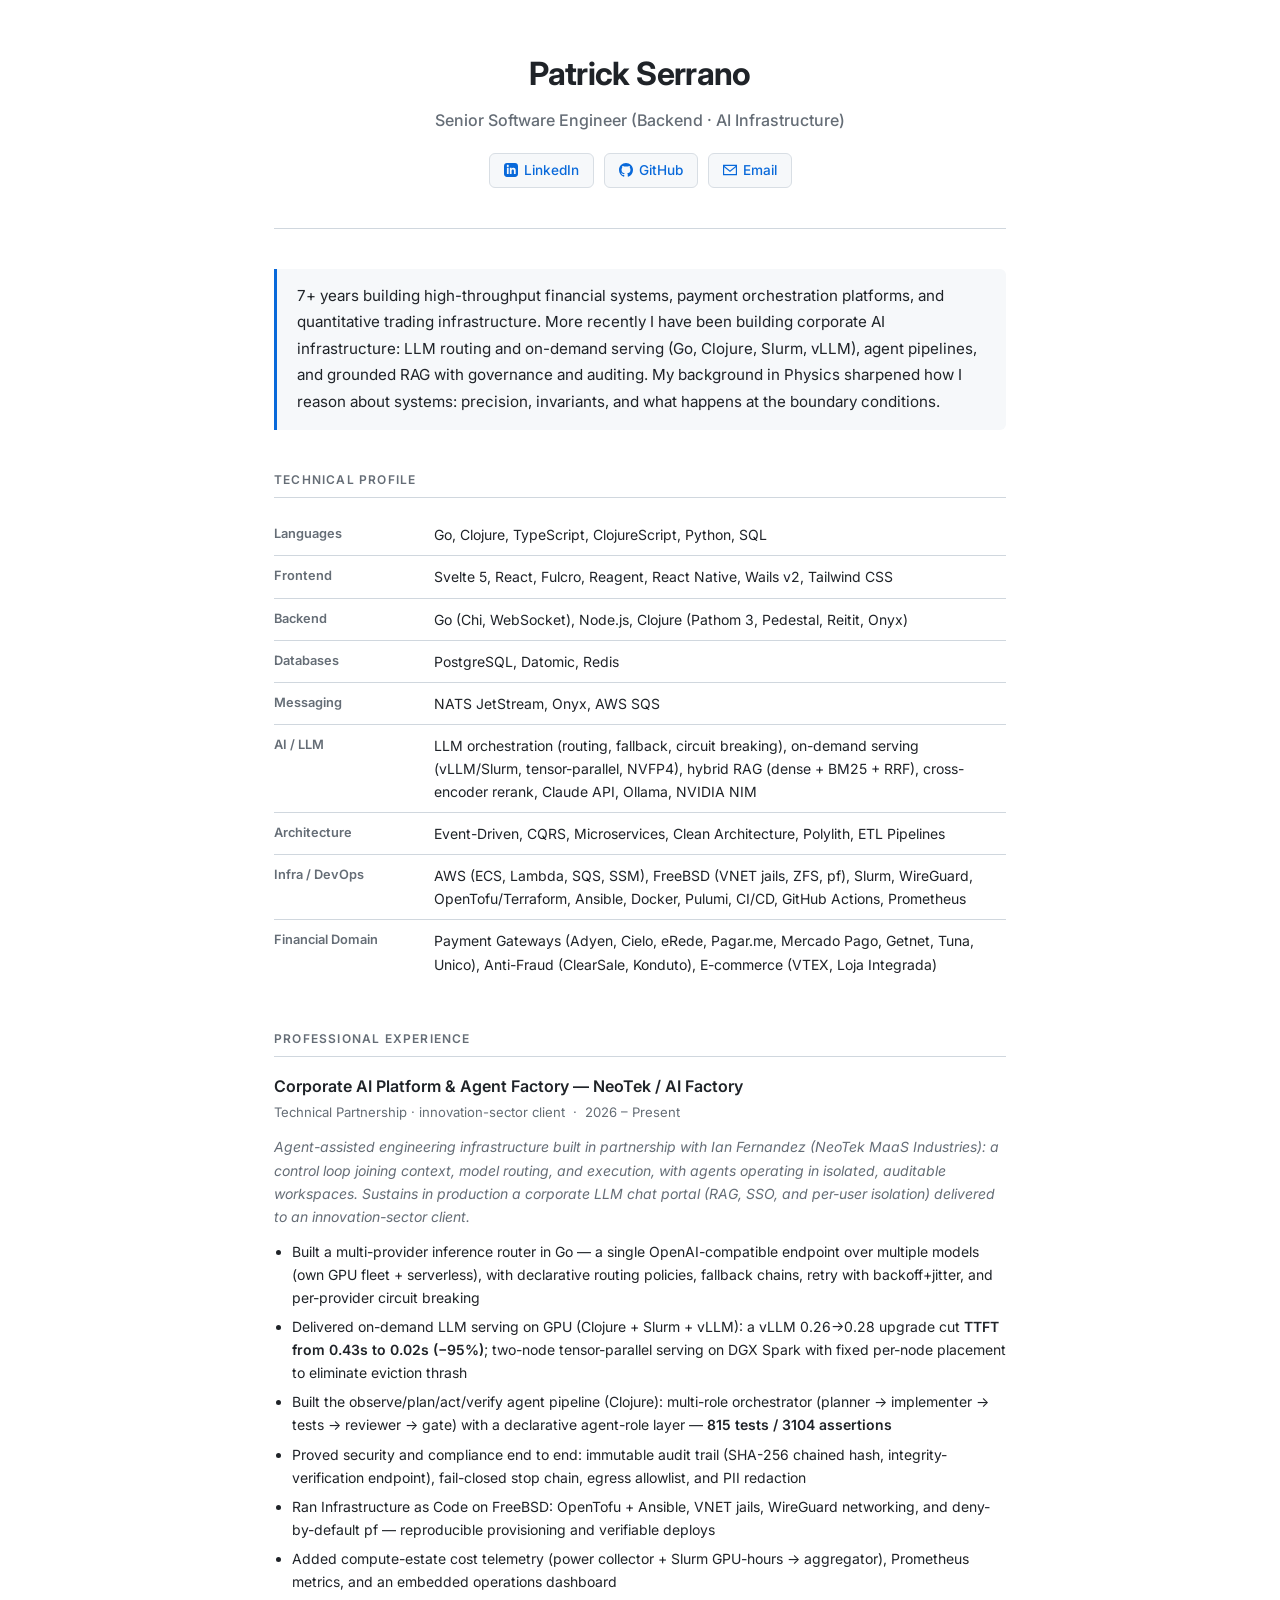
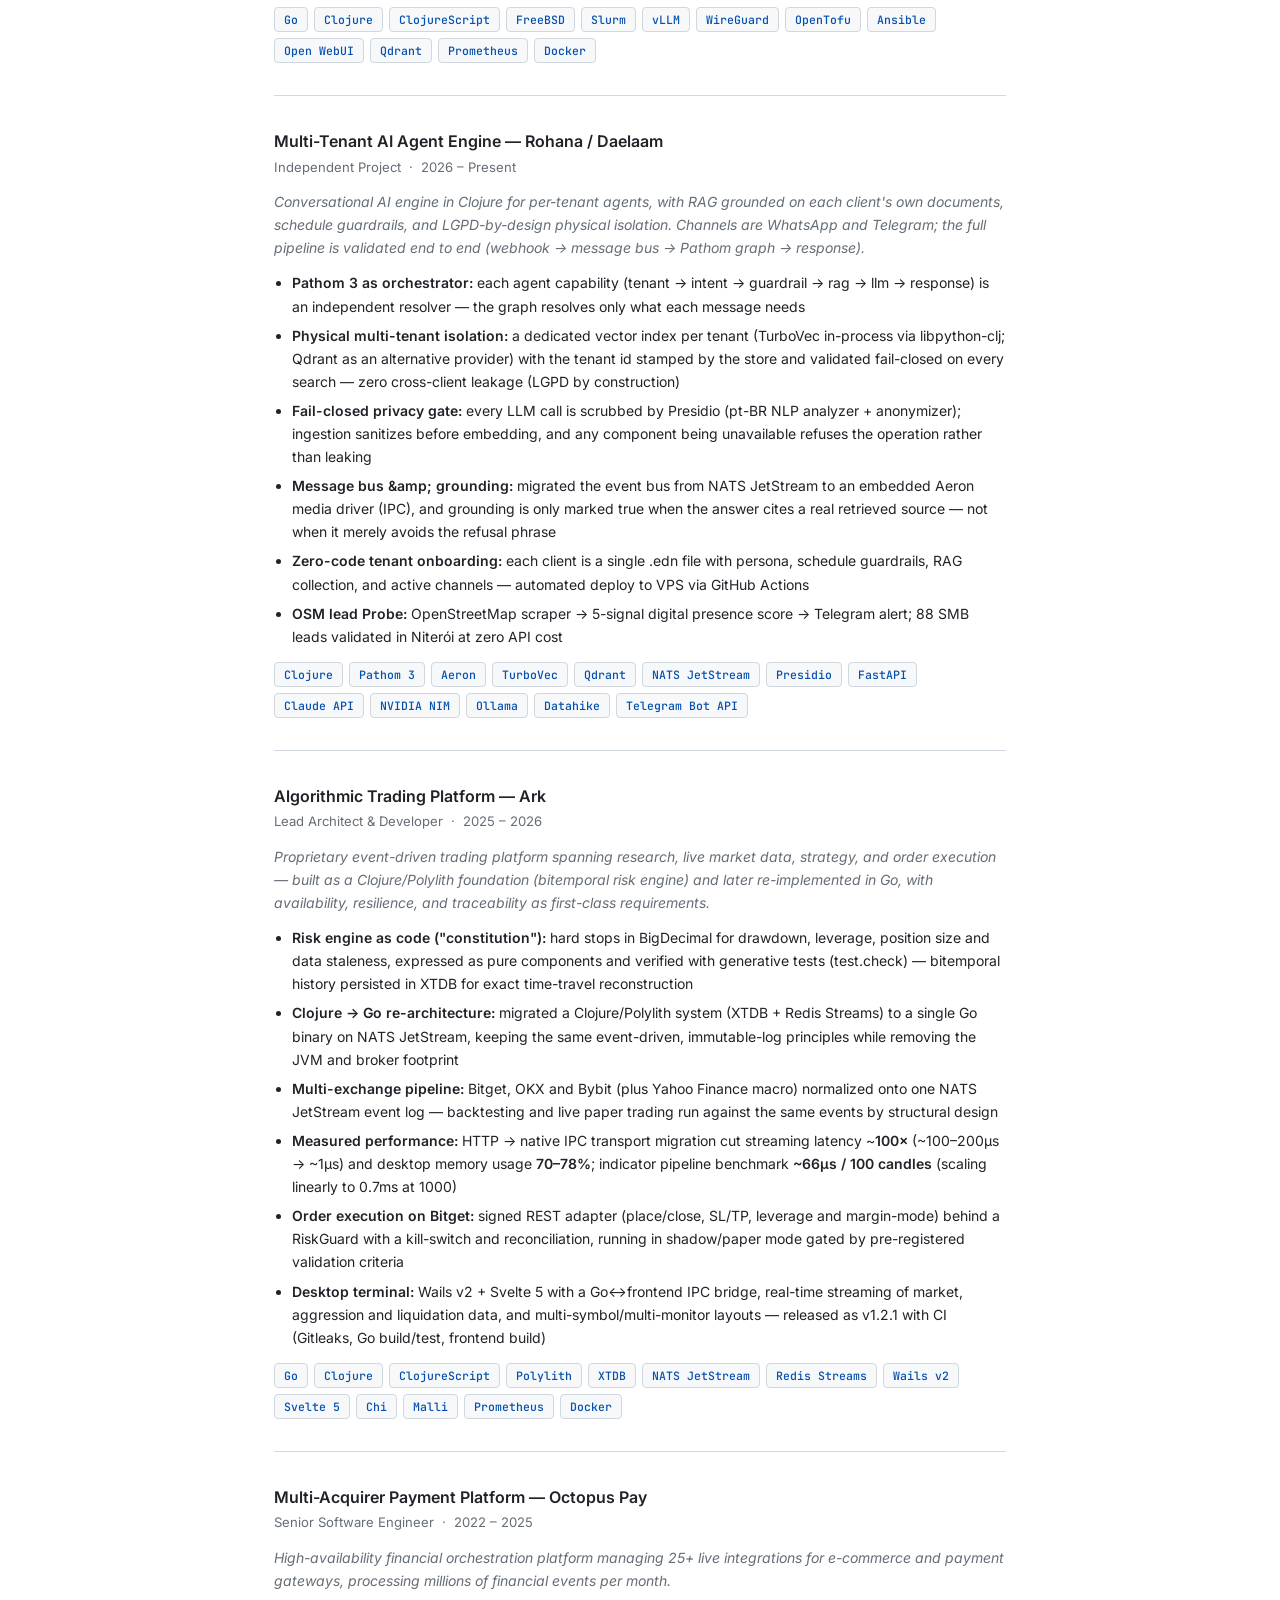
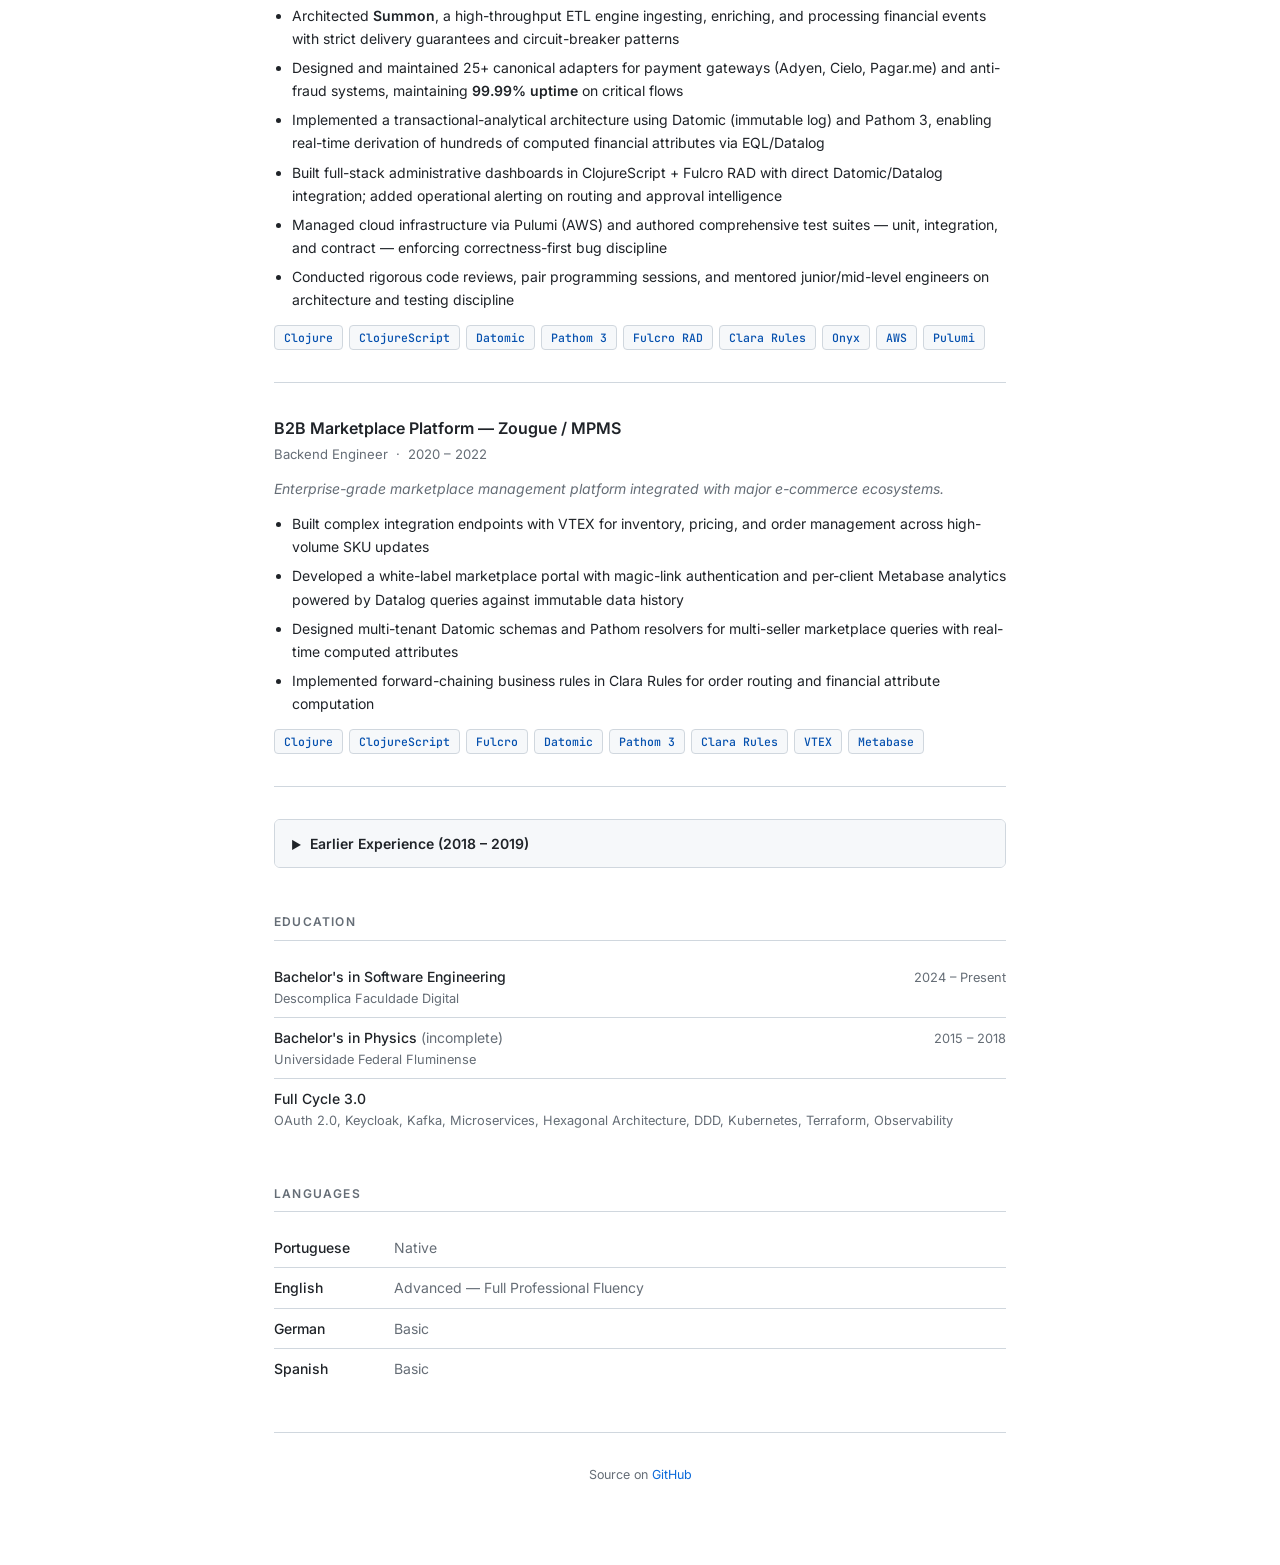
<file: index.html>
<!DOCTYPE html>
<html lang="en">
<head>
  <meta charset="UTF-8" />
  <meta name="viewport" content="width=device-width, initial-scale=1.0" />
  <title>Patrick Serrano — Senior Software Engineer (Backend · AI Infrastructure)</title>
  <link rel="preconnect" href="https://fonts.googleapis.com" />
  <link rel="preconnect" href="https://fonts.gstatic.com" crossorigin />
  <link href="https://fonts.googleapis.com/css2?family=Inter:wght@400;500;600;700&family=JetBrains+Mono:wght@400;500&display=swap" rel="stylesheet" />
  <style>
    /* ── Tokens: dark high-contrast (default) ── */
    :root {
      --bg:          #0d1117;
      --bg-subtle:   #161b22;
      --border:      #21262d;
      --border-muted:#30363d;
      --text:        #e6edf3;
      --text-muted:  #8b949e;
      --accent:      #58a6ff;
      --tag-bg:      #161b22;
      --tag-border:  #30363d;
      --tag-text:    #79c0ff;
      --quote-border:#388bfd;
      --strong:      #cdd9e5;
    }

    @media (prefers-color-scheme: light) {
      :root {
        --bg:          #ffffff;
        --bg-subtle:   #f6f8fa;
        --border:      #d0d7de;
        --border-muted:#d8dee4;
        --text:        #1f2328;
        --text-muted:  #656d76;
        --accent:      #0969da;
        --tag-bg:      #f6f8fa;
        --tag-border:  #d0d7de;
        --tag-text:    #0550ae;
        --quote-border:#0969da;
        --strong:      #1f2328;
      }
    }

    @media print {
      :root {
        --bg:          #ffffff;
        --bg-subtle:   #ffffff;
        --border:      #d0d7de;
        --border-muted:#d0d7de;
        --text:        #000000;
        --text-muted:  #444444;
        --accent:      #0550ae;
        --tag-bg:      #f6f8fa;
        --tag-border:  #d0d7de;
        --tag-text:    #0550ae;
        --quote-border:#0550ae;
        --strong:      #000000;
      }
      .header-links, footer { display: none; }
      body { font-size: 11pt; }
      section { page-break-inside: avoid; }
    }

    /* ── Reset & base ── */
    *, *::before, *::after { box-sizing: border-box; margin: 0; padding: 0; }

    body {
      background-color: var(--bg);
      color: var(--text);
      font-family: 'Inter', system-ui, sans-serif;
      font-size: 15px;
      line-height: 1.65;
      -webkit-font-smoothing: antialiased;
    }

    /* ── Layout ── */
    .container {
      max-width: 780px;
      margin: 0 auto;
      padding: 48px 24px 80px;
    }

    /* ── Header ── */
    header {
      text-align: center;
      padding-bottom: 40px;
      border-bottom: 1px solid var(--border);
      margin-bottom: 40px;
    }

    header h1 {
      font-size: 2rem;
      font-weight: 700;
      letter-spacing: -0.02em;
      color: var(--text);
      margin-bottom: 6px;
    }

    header .subtitle {
      font-size: 1rem;
      color: var(--text-muted);
      font-weight: 500;
      margin-bottom: 20px;
    }

    .header-links {
      display: flex;
      flex-wrap: wrap;
      gap: 10px;
      justify-content: center;
    }

    .header-links a {
      display: inline-flex;
      align-items: center;
      gap: 6px;
      padding: 5px 14px;
      border: 1px solid var(--border-muted);
      border-radius: 6px;
      color: var(--accent);
      text-decoration: none;
      font-size: 0.85rem;
      font-weight: 500;
      background: var(--bg-subtle);
      transition: border-color 0.15s;
    }

    .header-links a:hover { border-color: var(--accent); }

    /* ── Summary blockquote ── */
    blockquote {
      border-left: 3px solid var(--quote-border);
      padding: 14px 20px;
      margin-bottom: 40px;
      background: var(--bg-subtle);
      border-radius: 0 6px 6px 0;
      color: var(--text);
      font-size: 0.95rem;
      line-height: 1.75;
    }

    /* ── Sections ── */
    section {
      margin-bottom: 44px;
    }

    section h2 {
      font-size: 0.75rem;
      font-weight: 600;
      letter-spacing: 0.1em;
      text-transform: uppercase;
      color: var(--text-muted);
      margin-bottom: 16px;
      padding-bottom: 8px;
      border-bottom: 1px solid var(--border);
    }

    /* ── Skills table ── */
    .skills-table {
      width: 100%;
      border-collapse: collapse;
      font-size: 0.875rem;
    }

    .skills-table tr {
      border-bottom: 1px solid var(--border);
    }

    .skills-table tr:last-child {
      border-bottom: none;
    }

    .skills-table td {
      padding: 9px 0;
      vertical-align: top;
    }

    .skills-table td:first-child {
      width: 160px;
      font-weight: 600;
      color: var(--text-muted);
      font-size: 0.8rem;
      padding-right: 16px;
      white-space: nowrap;
    }

    /* ── Experience entries ── */
    .entry {
      padding: 0 0 32px;
      margin-bottom: 32px;
      border-bottom: 1px solid var(--border);
    }

    .entry:last-child {
      border-bottom: none;
      margin-bottom: 0;
      padding-bottom: 0;
    }

    .entry-header {
      margin-bottom: 12px;
    }

    .entry-title {
      font-size: 1rem;
      font-weight: 600;
      color: var(--strong);
      margin-bottom: 2px;
    }

    .entry-meta {
      font-size: 0.82rem;
      color: var(--text-muted);
    }

    .entry-description {
      font-size: 0.875rem;
      color: var(--text-muted);
      margin-bottom: 12px;
      font-style: italic;
    }

    .entry ul {
      padding-left: 18px;
      margin-bottom: 14px;
    }

    .entry ul li {
      font-size: 0.875rem;
      line-height: 1.65;
      margin-bottom: 6px;
      color: var(--text);
    }

    .entry ul li strong {
      color: var(--strong);
      font-weight: 600;
    }

    /* ── Tech tags ── */
    .tags {
      display: flex;
      flex-wrap: wrap;
      gap: 6px;
      margin-top: 12px;
    }

    .tag {
      font-family: 'JetBrains Mono', monospace;
      font-size: 0.72rem;
      font-weight: 500;
      padding: 2px 9px;
      border: 1px solid var(--tag-border);
      border-radius: 4px;
      background: var(--tag-bg);
      color: var(--tag-text);
      white-space: nowrap;
    }

    /* ── Details/summary (earlier experience) ── */
    details {
      border: 1px solid var(--border);
      border-radius: 6px;
      overflow: hidden;
    }

    summary {
      padding: 12px 16px;
      font-size: 0.875rem;
      font-weight: 600;
      cursor: pointer;
      background: var(--bg-subtle);
      color: var(--text);
      user-select: none;
      list-style: none;
    }

    summary::-webkit-details-marker { display: none; }

    summary::before {
      content: '▶';
      display: inline-block;
      margin-right: 8px;
      font-size: 0.7rem;
      transition: transform 0.15s;
    }

    details[open] summary::before {
      transform: rotate(90deg);
    }

    .details-body {
      padding: 20px 20px 4px;
    }

    .details-body .entry {
      padding-bottom: 20px;
      margin-bottom: 20px;
    }

    /* ── Education & Languages tables ── */
    .edu-item {
      display: flex;
      justify-content: space-between;
      align-items: baseline;
      padding: 8px 0;
      border-bottom: 1px solid var(--border);
      font-size: 0.875rem;
    }

    .edu-item:last-child { border-bottom: none; }

    .edu-item .edu-main { font-weight: 500; color: var(--text); }
    .edu-item .edu-sub  { font-size: 0.8rem; color: var(--text-muted); }
    .edu-item .edu-date { font-size: 0.8rem; color: var(--text-muted); white-space: nowrap; margin-left: 12px; }

    .lang-table {
      width: 100%;
      border-collapse: collapse;
      font-size: 0.875rem;
    }

    .lang-table tr { border-bottom: 1px solid var(--border); }
    .lang-table tr:last-child { border-bottom: none; }
    .lang-table td { padding: 8px 0; }
    .lang-table td:first-child { font-weight: 500; width: 120px; }
    .lang-table td:last-child  { color: var(--text-muted); }

    /* ── Footer ── */
    footer {
      text-align: center;
      font-size: 0.78rem;
      color: var(--text-muted);
      padding-top: 32px;
      border-top: 1px solid var(--border);
    }

    footer a { color: var(--accent); text-decoration: none; }
    footer a:hover { text-decoration: underline; }

    /* ── Responsive ── */
    @media (max-width: 600px) {
      .container { padding: 32px 16px 60px; }
      header h1  { font-size: 1.6rem; }
      .skills-table td:first-child { width: 110px; font-size: 0.75rem; }
      .edu-item  { flex-direction: column; gap: 2px; }
      .edu-item .edu-date { margin-left: 0; }
    }
  
  </style>
</head>
<body>
<div class="container">

  <!-- ── Header ── -->
  <header>
    <h1>Patrick Serrano</h1>
    <p class="subtitle">Senior Software Engineer (Backend · AI Infrastructure)</p>
    <nav class="header-links">
      <a href="https://linkedin.com/in/patrickcmserrano" target="_blank" rel="noopener">
        <svg width="14" height="14" viewBox="0 0 24 24" fill="currentColor"><path d="M19 0h-14c-2.761 0-5 2.239-5 5v14c0 2.761 2.239 5 5 5h14c2.762 0 5-2.239 5-5v-14c0-2.761-2.238-5-5-5zm-11 19h-3v-11h3v11zm-1.5-12.268c-.966 0-1.75-.79-1.75-1.764s.784-1.764 1.75-1.764 1.75.79 1.75 1.764-.783 1.764-1.75 1.764zm13.5 12.268h-3v-5.604c0-3.368-4-3.113-4 0v5.604h-3v-11h3v1.765c1.396-2.586 7-2.777 7 2.476v6.759z"/></svg>
        LinkedIn
      </a>
      <a href="https://github.com/patrickcmserrano" target="_blank" rel="noopener">
        <svg width="14" height="14" viewBox="0 0 24 24" fill="currentColor"><path d="M12 0c-6.626 0-12 5.373-12 12 0 5.302 3.438 9.8 8.207 11.387.599.111.793-.261.793-.577v-2.234c-3.338.726-4.033-1.416-4.033-1.416-.546-1.387-1.333-1.756-1.333-1.756-1.089-.745.083-.729.083-.729 1.205.084 1.839 1.237 1.839 1.237 1.07 1.834 2.807 1.304 3.492.997.107-.775.418-1.305.762-1.604-2.665-.305-5.467-1.334-5.467-5.931 0-1.311.469-2.381 1.236-3.221-.124-.303-.535-1.524.117-3.176 0 0 1.008-.322 3.301 1.23.957-.266 1.983-.399 3.003-.404 1.02.005 2.047.138 3.006.404 2.291-1.552 3.297-1.23 3.297-1.23.653 1.653.242 2.874.118 3.176.77.84 1.235 1.911 1.235 3.221 0 4.609-2.807 5.624-5.479 5.921.43.372.823 1.102.823 2.222v3.293c0 .319.192.694.801.576 4.765-1.589 8.199-6.086 8.199-11.386 0-6.627-5.373-12-12-12z"/></svg>
        GitHub
      </a>
      <a href="mailto:patrickcmserrano@gmail.com">
        <svg width="14" height="14" viewBox="0 0 24 24" fill="currentColor"><path d="M0 3v18h24v-18h-24zm21.518 2l-9.518 7.713-9.518-7.713h19.036zm-19.518 14v-11.817l10 8.104 10-8.104v11.817h-20z"/></svg>
        Email
      </a>
    </nav>
  </header>

  <!-- ── Summary ── -->
  <blockquote>
    7+ years building high-throughput financial systems, payment orchestration platforms, and quantitative trading infrastructure. More recently I have been building corporate AI infrastructure: LLM routing and on-demand serving (Go, Clojure, Slurm, vLLM), agent pipelines, and grounded RAG with governance and auditing. My background in Physics sharpened how I reason about systems: precision, invariants, and what happens at the boundary conditions.
  </blockquote>

  <!-- ── Technical Profile ── -->
  <section>
    <h2>Technical Profile</h2>
    <table class="skills-table">
      <tr><td>Languages</td><td>Go, Clojure, TypeScript, ClojureScript, Python, SQL</td></tr>
      <tr><td>Frontend</td><td>Svelte 5, React, Fulcro, Reagent, React Native, Wails v2, Tailwind CSS</td></tr>
      <tr><td>Backend</td><td>Go (Chi, WebSocket), Node.js, Clojure (Pathom 3, Pedestal, Reitit, Onyx)</td></tr>
      <tr><td>Databases</td><td>PostgreSQL, Datomic, Redis</td></tr>
      <tr><td>Messaging</td><td>NATS JetStream, Onyx, AWS SQS</td></tr>
      <tr><td>AI / LLM</td><td>LLM orchestration (routing, fallback, circuit breaking), on-demand serving (vLLM/Slurm, tensor-parallel, NVFP4), hybrid RAG (dense + BM25 + RRF), cross-encoder rerank, Claude API, Ollama, NVIDIA NIM</td></tr>
      <tr><td>Architecture</td><td>Event-Driven, CQRS, Microservices, Clean Architecture, Polylith, ETL Pipelines</td></tr>
      <tr><td>Infra / DevOps</td><td>AWS (ECS, Lambda, SQS, SSM), FreeBSD (VNET jails, ZFS, pf), Slurm, WireGuard, OpenTofu/Terraform, Ansible, Docker, Pulumi, CI/CD, GitHub Actions, Prometheus</td></tr>
      <tr><td>Financial Domain</td><td>Payment Gateways (Adyen, Cielo, eRede, Pagar.me, Mercado Pago, Getnet, Tuna, Unico), Anti-Fraud (ClearSale, Konduto), E-commerce (VTEX, Loja Integrada)</td></tr>
    </table>
  </section>

  <!-- ── Experience ── -->
  <section>
    <h2>Professional Experience</h2>

    <div class="entry">
      <div class="entry-header">
        <div class="entry-title">Corporate AI Platform &amp; Agent Factory — NeoTek / AI Factory</div>
        <div class="entry-meta">Technical Partnership · innovation-sector client &nbsp;·&nbsp; 2026 – Present</div>
      </div>
      <p class="entry-description">Agent-assisted engineering infrastructure built in partnership with Ian Fernandez (NeoTek MaaS Industries): a control loop joining context, model routing, and execution, with agents operating in isolated, auditable workspaces. Sustains in production a corporate LLM chat portal (RAG, SSO, and per-user isolation) delivered to an innovation-sector client.</p>
      <ul>
        <li>Built a multi-provider inference router in Go — a single OpenAI-compatible endpoint over multiple models (own GPU fleet + serverless), with declarative routing policies, fallback chains, retry with backoff+jitter, and per-provider circuit breaking</li>
        <li>Delivered on-demand LLM serving on GPU (Clojure + Slurm + vLLM): a vLLM 0.26→0.28 upgrade cut <strong>TTFT from 0.43s to 0.02s (−95%)</strong>; two-node tensor-parallel serving on DGX Spark with fixed per-node placement to eliminate eviction thrash</li>
        <li>Built the observe/plan/act/verify agent pipeline (Clojure): multi-role orchestrator (planner → implementer → tests → reviewer → gate) with a declarative agent-role layer — <strong>815 tests / 3104 assertions</strong></li>
        <li>Proved security and compliance end to end: immutable audit trail (SHA-256 chained hash, integrity-verification endpoint), fail-closed stop chain, egress allowlist, and PII redaction</li>
        <li>Ran Infrastructure as Code on FreeBSD: OpenTofu + Ansible, VNET jails, WireGuard networking, and deny-by-default pf — reproducible provisioning and verifiable deploys</li>
        <li>Added compute-estate cost telemetry (power collector + Slurm GPU-hours → aggregator), Prometheus metrics, and an embedded operations dashboard</li>
      </ul>
      <div class="tags">
        <span class="tag">Go</span>
        <span class="tag">Clojure</span>
        <span class="tag">ClojureScript</span>
        <span class="tag">FreeBSD</span>
        <span class="tag">Slurm</span>
        <span class="tag">vLLM</span>
        <span class="tag">WireGuard</span>
        <span class="tag">OpenTofu</span>
        <span class="tag">Ansible</span>
        <span class="tag">Open WebUI</span>
        <span class="tag">Qdrant</span>
        <span class="tag">Prometheus</span>
        <span class="tag">Docker</span>
      </div>
    </div>

    <div class="entry">
      <div class="entry-header">
        <div class="entry-title">Multi-Tenant AI Agent Engine — Rohana / Daelaam</div>
        <div class="entry-meta">Independent Project &nbsp;·&nbsp; 2026 – Present</div>
      </div>
      <p class="entry-description">Conversational AI engine in Clojure for per-tenant agents, with RAG grounded on each client's own documents, schedule guardrails, and LGPD-by-design physical isolation. Channels are WhatsApp and Telegram; the full pipeline is validated end to end (webhook → message bus → Pathom graph → response).</p>
      <ul>
        <li><strong>Pathom 3 as orchestrator:</strong> each agent capability (tenant → intent → guardrail → rag → llm → response) is an independent resolver — the graph resolves only what each message needs</li>
        <li><strong>Physical multi-tenant isolation:</strong> a dedicated vector index per tenant (TurboVec in-process via libpython-clj; Qdrant as an alternative provider) with the tenant id stamped by the store and validated fail-closed on every search — zero cross-client leakage (LGPD by construction)</li>
        <li><strong>Fail-closed privacy gate:</strong> every LLM call is scrubbed by Presidio (pt-BR NLP analyzer + anonymizer); ingestion sanitizes before embedding, and any component being unavailable refuses the operation rather than leaking</li>
        <li><strong>Message bus &amp;amp; grounding:</strong> migrated the event bus from NATS JetStream to an embedded Aeron media driver (IPC), and grounding is only marked true when the answer cites a real retrieved source — not when it merely avoids the refusal phrase</li>
        <li><strong>Zero-code tenant onboarding:</strong> each client is a single .edn file with persona, schedule guardrails, RAG collection, and active channels — automated deploy to VPS via GitHub Actions</li>
        <li><strong>OSM lead Probe:</strong> OpenStreetMap scraper → 5-signal digital presence score → Telegram alert; 88 SMB leads validated in Niterói at zero API cost</li>
      </ul>
      <div class="tags">
        <span class="tag">Clojure</span>
        <span class="tag">Pathom 3</span>
        <span class="tag">Aeron</span>
        <span class="tag">TurboVec</span>
        <span class="tag">Qdrant</span>
        <span class="tag">NATS JetStream</span>
        <span class="tag">Presidio</span>
        <span class="tag">FastAPI</span>
        <span class="tag">Claude API</span>
        <span class="tag">NVIDIA NIM</span>
        <span class="tag">Ollama</span>
        <span class="tag">Datahike</span>
        <span class="tag">Telegram Bot API</span>
      </div>
    </div>

    <div class="entry">
      <div class="entry-header">
        <div class="entry-title">Algorithmic Trading Platform — Ark</div>
        <div class="entry-meta">Lead Architect &amp; Developer &nbsp;·&nbsp; 2025 – 2026</div>
      </div>
      <p class="entry-description">Proprietary event-driven trading platform spanning research, live market data, strategy, and order execution — built as a Clojure/Polylith foundation (bitemporal risk engine) and later re-implemented in Go, with availability, resilience, and traceability as first-class requirements.</p>
      <ul>
        <li><strong>Risk engine as code ("constitution"):</strong> hard stops in BigDecimal for drawdown, leverage, position size and data staleness, expressed as pure components and verified with generative tests (test.check) — bitemporal history persisted in XTDB for exact time-travel reconstruction</li>
        <li><strong>Clojure → Go re-architecture:</strong> migrated a Clojure/Polylith system (XTDB + Redis Streams) to a single Go binary on NATS JetStream, keeping the same event-driven, immutable-log principles while removing the JVM and broker footprint</li>
        <li><strong>Multi-exchange pipeline:</strong> Bitget, OKX and Bybit (plus Yahoo Finance macro) normalized onto one NATS JetStream event log — backtesting and live paper trading run against the same events by structural design</li>
        <li><strong>Measured performance:</strong> HTTP → native IPC transport migration cut streaming latency ~<strong>100×</strong> (~100–200µs → ~1µs) and desktop memory usage <strong>70–78%</strong>; indicator pipeline benchmark <strong>~66µs / 100 candles</strong> (scaling linearly to 0.7ms at 1000)</li>
        <li><strong>Order execution on Bitget:</strong> signed REST adapter (place/close, SL/TP, leverage and margin-mode) behind a RiskGuard with a kill-switch and reconciliation, running in shadow/paper mode gated by pre-registered validation criteria</li>
        <li><strong>Desktop terminal:</strong> Wails v2 + Svelte 5 with a Go↔frontend IPC bridge, real-time streaming of market, aggression and liquidation data, and multi-symbol/multi-monitor layouts — released as v1.2.1 with CI (Gitleaks, Go build/test, frontend build)</li>
      </ul>
      <div class="tags">
        <span class="tag">Go</span>
        <span class="tag">Clojure</span>
        <span class="tag">ClojureScript</span>
        <span class="tag">Polylith</span>
        <span class="tag">XTDB</span>
        <span class="tag">NATS JetStream</span>
        <span class="tag">Redis Streams</span>
        <span class="tag">Wails v2</span>
        <span class="tag">Svelte 5</span>
        <span class="tag">Chi</span>
        <span class="tag">Malli</span>
        <span class="tag">Prometheus</span>
        <span class="tag">Docker</span>
      </div>
    </div>

    <div class="entry">
      <div class="entry-header">
        <div class="entry-title">Multi-Acquirer Payment Platform — Octopus Pay</div>
        <div class="entry-meta">Senior Software Engineer &nbsp;·&nbsp; 2022 – 2025</div>
      </div>
      <p class="entry-description">High-availability financial orchestration platform managing 25+ live integrations for e-commerce and payment gateways, processing millions of financial events per month.</p>
      <ul>
        <li>Architected <strong>Summon</strong>, a high-throughput ETL engine ingesting, enriching, and processing financial events with strict delivery guarantees and circuit-breaker patterns</li>
        <li>Designed and maintained 25+ canonical adapters for payment gateways (Adyen, Cielo, Pagar.me) and anti-fraud systems, maintaining <strong>99.99% uptime</strong> on critical flows</li>
        <li>Implemented a transactional-analytical architecture using Datomic (immutable log) and Pathom 3, enabling real-time derivation of hundreds of computed financial attributes via EQL/Datalog</li>
        <li>Built full-stack administrative dashboards in ClojureScript + Fulcro RAD with direct Datomic/Datalog integration; added operational alerting on routing and approval intelligence</li>
        <li>Managed cloud infrastructure via Pulumi (AWS) and authored comprehensive test suites — unit, integration, and contract — enforcing correctness-first bug discipline</li>
        <li>Conducted rigorous code reviews, pair programming sessions, and mentored junior/mid-level engineers on architecture and testing discipline</li>
      </ul>
      <div class="tags">
        <span class="tag">Clojure</span>
        <span class="tag">ClojureScript</span>
        <span class="tag">Datomic</span>
        <span class="tag">Pathom 3</span>
        <span class="tag">Fulcro RAD</span>
        <span class="tag">Clara Rules</span>
        <span class="tag">Onyx</span>
        <span class="tag">AWS</span>
        <span class="tag">Pulumi</span>
      </div>
    </div>

    <div class="entry">
      <div class="entry-header">
        <div class="entry-title">B2B Marketplace Platform — Zougue / MPMS</div>
        <div class="entry-meta">Backend Engineer &nbsp;·&nbsp; 2020 – 2022</div>
      </div>
      <p class="entry-description">Enterprise-grade marketplace management platform integrated with major e-commerce ecosystems.</p>
      <ul>
        <li>Built complex integration endpoints with VTEX for inventory, pricing, and order management across high-volume SKU updates</li>
        <li>Developed a white-label marketplace portal with magic-link authentication and per-client Metabase analytics powered by Datalog queries against immutable data history</li>
        <li>Designed multi-tenant Datomic schemas and Pathom resolvers for multi-seller marketplace queries with real-time computed attributes</li>
        <li>Implemented forward-chaining business rules in Clara Rules for order routing and financial attribute computation</li>
      </ul>
      <div class="tags">
        <span class="tag">Clojure</span>
        <span class="tag">ClojureScript</span>
        <span class="tag">Fulcro</span>
        <span class="tag">Datomic</span>
        <span class="tag">Pathom 3</span>
        <span class="tag">Clara Rules</span>
        <span class="tag">VTEX</span>
        <span class="tag">Metabase</span>
      </div>
    </div>

    <details>
      <summary>Earlier Experience (2018 – 2019)</summary>
      <div class="details-body">
        <div class="entry">
          <div class="entry-header">
            <div class="entry-title">Real Estate Platform</div>
          </div>
          <p class="entry-description">Full-stack mobile and web application built from scratch for decentralized property listing and negotiation. Iterated continuously on UX based on real user feedback.</p>
          <div class="tags">
            <span class="tag">ClojureScript</span>
            <span class="tag">Fulcro</span>
            <span class="tag">React Native</span>
          </div>
        </div>
        <div class="entry">
          <div class="entry-header">
            <div class="entry-title">Fintech Payment Gateway</div>
          </div>
          <p class="entry-description">Front-end development and early financial integrations for a payment gateway startup, establishing foundations in payment flow traceability and security practices.</p>
          <div class="tags">
            <span class="tag">ClojureScript</span>
            <span class="tag">Fulcro</span>
            <span class="tag">REST APIs</span>
          </div>
        </div>
      </div>
    </details>
  </section>

  <!-- ── Education ── -->
  <section>
    <h2>Education</h2>
    <div class="edu-item">
      <div>
        <div class="edu-main">Bachelor's in Software Engineering</div>
        <div class="edu-sub">Descomplica Faculdade Digital</div>
      </div>
      <div class="edu-date">2024 – Present</div>
    </div>
    <div class="edu-item">
      <div>
        <div class="edu-main">Bachelor's in Physics <span style="color:var(--text-muted);font-weight:400">(incomplete)</span></div>
        <div class="edu-sub">Universidade Federal Fluminense</div>
      </div>
      <div class="edu-date">2015 – 2018</div>
    </div>
    <div class="edu-item">
      <div>
        <div class="edu-main">Full Cycle 3.0</div>
        <div class="edu-sub">OAuth 2.0, Keycloak, Kafka, Microservices, Hexagonal Architecture, DDD, Kubernetes, Terraform, Observability</div>
      </div>
    </div>
  </section>

  <!-- ── Languages ── -->
  <section>
    <h2>Languages</h2>
    <table class="lang-table">
      <tr><td>Portuguese</td><td>Native</td></tr>
      <tr><td>English</td><td>Advanced — Full Professional Fluency</td></tr>
      <tr><td>German</td><td>Basic</td></tr>
      <tr><td>Spanish</td><td>Basic</td></tr>
    </table>
  </section>

  <!-- ── Footer ── -->
  <footer>
    Source on <a href="https://github.com/patrickcmserrano/resume" target="_blank" rel="noopener">GitHub</a>
  </footer>

</div>
</body>
</html>
</file>
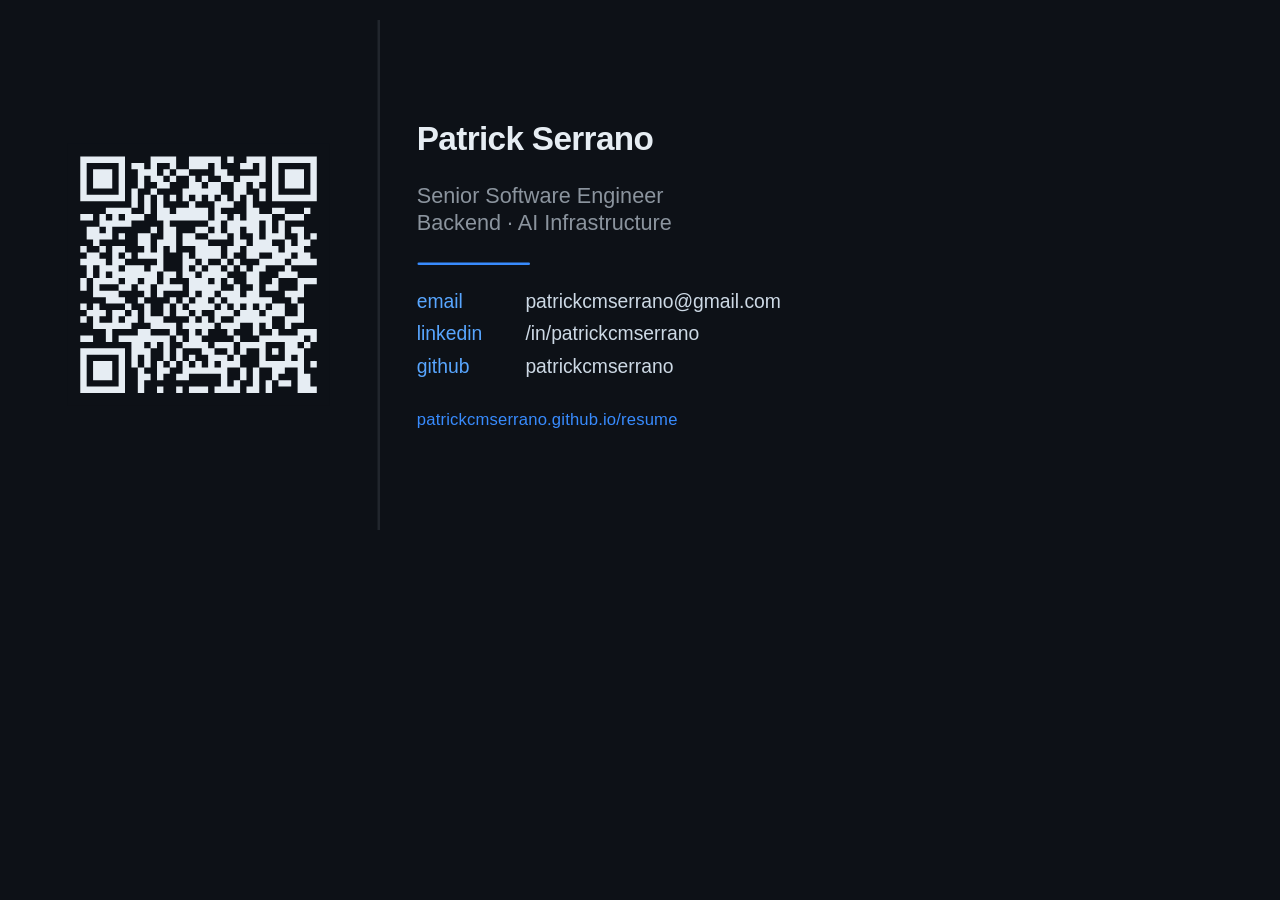
<file: card.html>
<!DOCTYPE html>
<html lang="en">
<head>
  <meta charset="UTF-8" />
  <title>Patrick Serrano — Business Card</title>
  <style>
    @page {
      size: 85mm 54mm;
      margin: 0;
    }

    * { box-sizing: border-box; margin: 0; padding: 0; }

    body {
      width: 85mm;
      height: 54mm;
      background: #0d1117;
      font-family: 'Inter', 'Helvetica Neue', Arial, sans-serif;
      -webkit-print-color-adjust: exact;
      print-color-adjust: exact;
    }

    .card {
      width: 85mm;
      height: 54mm;
      display: grid;
      grid-template-columns: 38mm 1fr;
      align-items: center;
    }

    /* QR side */
    .qr-side {
      display: flex;
      align-items: center;
      justify-content: center;
      padding: 5mm;
      height: 100%;
      border-right: 0.3mm solid #21262d;
    }

    .qr-side svg {
      width: 28mm;
      height: 28mm;
    }

    /* Info side */
    .info-side {
      padding: 4mm 4mm 4mm 4mm;
      display: flex;
      flex-direction: column;
      justify-content: center;
      gap: 2.5mm;
    }

    .name {
      font-size: 10pt;
      font-weight: 700;
      color: #e6edf3;
      letter-spacing: -0.02em;
      line-height: 1.1;
    }

    .title {
      font-size: 6.5pt;
      color: #8b949e;
      font-weight: 400;
      line-height: 1.3;
    }

    .divider {
      width: 12mm;
      height: 0.3mm;
      background: #388bfd;
      border-radius: 1mm;
    }

    .contacts {
      display: flex;
      flex-direction: column;
      gap: 1mm;
    }

    .contact {
      font-size: 5.8pt;
      color: #8b949e;
      display: flex;
      align-items: center;
      gap: 1.5mm;
      line-height: 1.2;
    }

    .contact .label {
      color: #58a6ff;
      font-weight: 500;
      min-width: 10mm;
    }

    .contact .value {
      color: #cdd9e5;
    }

    .url-bar {
      margin-top: 1mm;
      font-size: 5pt;
      color: #388bfd;
      font-weight: 500;
      letter-spacing: 0.01em;
    }

    /* Screen preview: scale up for readability */
    @media screen {
      body {
        width: 85mm;
        height: 54mm;
        transform: scale(2.5);
        transform-origin: top left;
        margin: 20px;
      }
    }
  </style>
</head>
<body>
  <div class="card">

    <div class="qr-side">
      <svg viewBox="0 0 41 41" xmlns="http://www.w3.org/2000/svg">
        <rect width="41" height="41" fill="#0d1117"/>
        <path d="M2,2H3V3H2zM3,2H4V3H3zM4,2H5V3H4zM5,2H6V3H5zM6,2H7V3H6zM7,2H8V3H7zM8,2H9V3H8zM13,2H14V3H13zM14,2H15V3H14zM15,2H16V3H15zM16,2H17V3H16zM19,2H20V3H19zM20,2H21V3H20zM21,2H22V3H21zM22,2H23V3H22zM23,2H24V3H23zM25,2H26V3H25zM28,2H29V3H28zM29,2H30V3H29zM30,2H31V3H30zM32,2H33V3H32zM33,2H34V3H33zM34,2H35V3H34zM35,2H36V3H35zM36,2H37V3H36zM37,2H38V3H37zM38,2H39V3H38zM2,3H3V4H2zM8,3H9V4H8zM10,3H11V4H10zM11,3H12V4H11zM13,3H14V4H13zM16,3H17V4H16zM19,3H20V4H19zM20,3H21V4H20zM21,3H22V4H21zM23,3H24V4H23zM27,3H28V4H27zM28,3H29V4H28zM30,3H31V4H30zM32,3H33V4H32zM38,3H39V4H38zM2,4H3V5H2zM4,4H5V5H4zM5,4H6V5H5zM6,4H7V5H6zM8,4H9V5H8zM11,4H12V5H11zM12,4H13V5H12zM13,4H14V5H13zM15,4H16V5H15zM17,4H18V5H17zM18,4H19V5H18zM23,4H24V5H23zM24,4H25V5H24zM30,4H31V5H30zM32,4H33V5H32zM34,4H35V5H34zM35,4H36V5H35zM36,4H37V5H36zM38,4H39V5H38zM2,5H3V6H2zM4,5H5V6H4zM5,5H6V6H5zM6,5H7V6H6zM8,5H9V6H8zM11,5H12V6H11zM13,5H14V6H13zM14,5H15V6H14zM16,5H17V6H16zM19,5H20V6H19zM21,5H22V6H21zM24,5H25V6H24zM25,5H26V6H25zM27,5H28V6H27zM28,5H29V6H28zM29,5H30V6H29zM30,5H31V6H30zM32,5H33V6H32zM34,5H35V6H34zM35,5H36V6H35zM36,5H37V6H36zM38,5H39V6H38zM2,6H3V7H2zM4,6H5V7H4zM5,6H6V7H5zM6,6H7V7H6zM8,6H9V7H8zM11,6H12V7H11zM14,6H15V7H14zM15,6H16V7H15zM19,6H20V7H19zM20,6H21V7H20zM22,6H23V7H22zM23,6H24V7H23zM26,6H27V7H26zM27,6H28V7H27zM29,6H30V7H29zM32,6H33V7H32zM34,6H35V7H34zM35,6H36V7H35zM36,6H37V7H36zM38,6H39V7H38zM2,7H3V8H2zM8,7H9V8H8zM10,7H11V8H10zM13,7H14V8H13zM18,7H19V8H18zM19,7H20V8H19zM20,7H21V8H20zM21,7H22V8H21zM22,7H23V8H22zM23,7H24V8H23zM26,7H27V8H26zM27,7H28V8H27zM30,7H31V8H30zM32,7H33V8H32zM38,7H39V8H38zM2,8H3V9H2zM3,8H4V9H3zM4,8H5V9H4zM5,8H6V9H5zM6,8H7V9H6zM7,8H8V9H7zM8,8H9V9H8zM10,8H11V9H10zM12,8H13V9H12zM14,8H15V9H14zM16,8H17V9H16zM18,8H19V9H18zM20,8H21V9H20zM22,8H23V9H22zM24,8H25V9H24zM26,8H27V9H26zM28,8H29V9H28zM30,8H31V9H30zM32,8H33V9H32zM33,8H34V9H33zM34,8H35V9H34zM35,8H36V9H35zM36,8H37V9H36zM37,8H38V9H37zM38,8H39V9H38zM10,9H11V10H10zM12,9H13V10H12zM14,9H15V10H14zM19,9H20V10H19zM23,9H24V10H23zM24,9H25V10H24zM25,9H26V10H25zM28,9H29V10H28zM6,10H7V11H6zM7,10H8V11H7zM8,10H9V11H8zM9,10H10V11H9zM12,10H13V11H12zM14,10H15V11H14zM15,10H16V11H15zM17,10H18V11H17zM18,10H19V11H18zM19,10H20V11H19zM20,10H21V11H20zM21,10H22V11H21zM23,10H24V11H23zM28,10H29V11H28zM29,10H30V11H29zM32,10H33V11H32zM33,10H34V11H33zM37,10H38V11H37zM2,11H3V12H2zM3,11H4V12H3zM5,11H6V12H5zM7,11H8V12H7zM9,11H10V12H9zM10,11H11V12H10zM11,11H12V12H11zM14,11H15V12H14zM15,11H16V12H15zM16,11H17V12H16zM17,11H18V12H17zM18,11H19V12H18zM19,11H20V12H19zM20,11H21V12H20zM21,11H22V12H21zM23,11H24V12H23zM24,11H25V12H24zM26,11H27V12H26zM28,11H29V12H28zM29,11H30V12H29zM30,11H31V12H30zM31,11H32V12H31zM34,11H35V12H34zM35,11H36V12H35zM36,11H37V12H36zM5,12H6V13H5zM6,12H7V13H6zM7,12H8V13H7zM8,12H9V13H8zM9,12H10V13H9zM15,12H16V13H15zM22,12H23V13H22zM23,12H24V13H23zM25,12H26V13H25zM26,12H27V13H26zM27,12H28V13H27zM28,12H29V13H28zM29,12H30V13H29zM31,12H32V13H31zM33,12H34V13H33zM3,13H4V14H3zM4,13H5V14H4zM6,13H7V14H6zM13,13H14V14H13zM15,13H16V14H15zM16,13H17V14H16zM20,13H21V14H20zM21,13H22V14H21zM23,13H24V14H23zM25,13H26V14H25zM26,13H27V14H26zM28,13H29V14H28zM29,13H30V14H29zM31,13H32V14H31zM33,13H34V14H33zM35,13H36V14H35zM36,13H37V14H36zM3,14H4V15H3zM4,14H5V15H4zM5,14H6V15H5zM6,14H7V15H6zM8,14H9V15H8zM11,14H12V15H11zM12,14H13V15H12zM15,14H16V15H15zM16,14H17V15H16zM18,14H19V15H18zM19,14H20V15H19zM22,14H23V15H22zM23,14H24V15H23zM24,14H25V15H24zM26,14H27V15H26zM29,14H30V15H29zM31,14H32V15H31zM32,14H33V15H32zM33,14H34V15H33zM36,14H37V15H36zM38,14H39V15H38zM4,15H5V16H4zM11,15H12V16H11zM12,15H13V16H12zM14,15H15V16H14zM15,15H16V16H15zM16,15H17V16H16zM18,15H19V16H18zM19,15H20V16H19zM20,15H21V16H20zM21,15H22V16H21zM26,15H27V16H26zM27,15H28V16H27zM29,15H30V16H29zM30,15H31V16H30zM31,15H32V16H31zM34,15H35V16H34zM36,15H37V16H36zM37,15H38V16H37zM2,16H3V17H2zM5,16H6V17H5zM7,16H8V17H7zM8,16H9V17H8zM12,16H13V17H12zM14,16H15V17H14zM16,16H17V17H16zM20,16H21V17H20zM21,16H22V17H21zM22,16H23V17H22zM23,16H24V17H23zM25,16H26V17H25zM26,16H27V17H26zM28,16H29V17H28zM29,16H30V17H29zM30,16H31V17H30zM31,16H32V17H31zM32,16H33V17H32zM34,16H35V17H34zM35,16H36V17H35zM36,16H37V17H36zM3,17H4V18H3zM4,17H5V18H4zM7,17H8V18H7zM9,17H10V18H9zM11,17H12V18H11zM12,17H13V18H12zM13,17H14V18H13zM14,17H15V18H14zM18,17H19V18H18zM20,17H21V18H20zM21,17H22V18H21zM22,17H23V18H22zM23,17H24V18H23zM25,17H26V18H25zM28,17H29V18H28zM29,17H30V18H29zM32,17H33V18H32zM33,17H34V18H33zM34,17H35V18H34zM36,17H37V18H36zM37,17H38V18H37zM2,18H3V19H2zM3,18H4V19H3zM4,18H5V19H4zM5,18H6V19H5zM7,18H8V19H7zM8,18H9V19H8zM14,18H15V19H14zM18,18H19V19H18zM19,18H20V19H19zM21,18H22V19H21zM24,18H25V19H24zM26,18H27V19H26zM30,18H31V19H30zM31,18H32V19H31zM32,18H33V19H32zM33,18H34V19H33zM35,18H36V19H35zM36,18H37V19H36zM37,18H38V19H37zM38,18H39V19H38zM3,19H4V20H3zM5,19H6V20H5zM6,19H7V20H6zM7,19H8V20H7zM9,19H10V20H9zM10,19H11V20H10zM11,19H12V20H11zM13,19H14V20H13zM14,19H15V20H14zM18,19H19V20H18zM20,19H21V20H20zM22,19H23V20H22zM23,19H24V20H23zM25,19H26V20H25zM27,19H28V20H27zM29,19H30V20H29zM30,19H31V20H30zM34,19H35V20H34zM3,20H4V21H3zM5,20H6V21H5zM7,20H8V21H7zM8,20H9V21H8zM9,20H10V21H9zM10,20H11V21H10zM11,20H12V21H11zM12,20H13V21H12zM13,20H14V21H13zM15,20H16V21H15zM16,20H17V21H16zM18,20H19V21H18zM19,20H20V21H19zM21,20H22V21H21zM22,20H23V21H22zM23,20H24V21H23zM24,20H25V21H24zM28,20H29V21H28zM29,20H30V21H29zM33,20H34V21H33zM34,20H35V21H34zM35,20H36V21H35zM2,21H3V22H2zM4,21H5V22H4zM5,21H6V22H5zM6,21H7V22H6zM7,21H8V22H7zM9,21H10V22H9zM10,21H11V22H10zM12,21H13V22H12zM13,21H14V22H13zM15,21H16V22H15zM19,21H20V22H19zM20,21H21V22H20zM21,21H22V22H21zM23,21H24V22H23zM25,21H26V22H25zM28,21H29V22H28zM29,21H30V22H29zM32,21H33V22H32zM36,21H37V22H36zM37,21H38V22H37zM38,21H39V22H38zM2,22H3V23H2zM4,22H5V23H4zM8,22H9V23H8zM9,22H10V23H9zM11,22H12V23H11zM12,22H13V23H12zM14,22H15V23H14zM15,22H16V23H15zM16,22H17V23H16zM17,22H18V23H17zM19,22H20V23H19zM20,22H21V23H20zM21,22H22V23H21zM22,22H23V23H22zM23,22H24V23H23zM26,22H27V23H26zM29,22H30V23H29zM31,22H32V23H31zM32,22H33V23H32zM36,22H37V23H36zM4,23H5V24H4zM5,23H6V24H5zM6,23H7V24H6zM7,23H8V24H7zM12,23H13V24H12zM14,23H15V24H14zM19,23H20V24H19zM21,23H22V24H21zM22,23H23V24H22zM24,23H25V24H24zM25,23H26V24H25zM26,23H27V24H26zM28,23H29V24H28zM29,23H30V24H29zM34,23H35V24H34zM35,23H36V24H35zM36,23H37V24H36zM6,24H7V25H6zM7,24H8V25H7zM8,24H9V25H8zM11,24H12V25H11zM16,24H17V25H16zM18,24H19V25H18zM20,24H21V25H20zM21,24H22V25H21zM23,24H24V25H23zM25,24H26V25H25zM26,24H27V25H26zM27,24H28V25H27zM28,24H29V25H28zM29,24H30V25H29zM30,24H31V25H30zM31,24H32V25H31zM35,24H36V25H35zM2,25H3V26H2zM4,25H5V26H4zM9,25H10V26H9zM12,25H13V26H12zM15,25H16V26H15zM17,25H18V26H17zM19,25H20V26H19zM20,25H21V26H20zM21,25H22V26H21zM22,25H23V26H22zM24,25H25V26H24zM26,25H27V26H26zM28,25H29V26H28zM30,25H31V26H30zM32,25H33V26H32zM33,25H34V26H33zM36,25H37V26H36zM3,26H4V27H3zM4,26H5V27H4zM5,26H6V27H5zM7,26H8V27H7zM8,26H9V27H8zM10,26H11V27H10zM12,26H13V27H12zM15,26H16V27H15zM17,26H18V27H17zM18,26H19V27H18zM20,26H21V27H20zM23,26H24V27H23zM24,26H25V27H24zM25,26H26V27H25zM27,26H28V27H27zM28,26H29V27H28zM29,26H30V27H29zM31,26H32V27H31zM32,26H33V27H32zM33,26H34V27H33zM36,26H37V27H36zM2,27H3V28H2zM4,27H5V28H4zM7,27H8V28H7zM9,27H10V28H9zM10,27H11V28H10zM12,27H13V28H12zM13,27H14V28H13zM14,27H15V28H14zM19,27H20V28H19zM21,27H22V28H21zM23,27H24V28H23zM26,27H27V28H26zM27,27H28V28H27zM28,27H29V28H28zM29,27H30V28H29zM30,27H31V28H30zM31,27H32V28H31zM34,27H35V28H34zM35,27H36V28H35zM36,27H37V28H36zM4,28H5V29H4zM5,28H6V29H5zM6,28H7V29H6zM7,28H8V29H7zM8,28H9V29H8zM9,28H10V29H9zM13,28H14V29H13zM14,28H15V29H14zM15,28H16V29H15zM16,28H17V29H16zM18,28H19V29H18zM19,28H20V29H19zM20,28H21V29H20zM21,28H22V29H21zM22,28H23V29H22zM24,28H25V29H24zM25,28H26V29H25zM26,28H27V29H26zM29,28H30V29H29zM31,28H32V29H31zM34,28H35V29H34zM6,29H7V30H6zM11,29H12V30H11zM12,29H13V30H12zM16,29H17V30H16zM19,29H20V30H19zM21,29H22V30H21zM25,29H26V30H25zM29,29H30V30H29zM32,29H33V30H32zM36,29H37V30H36zM37,29H38V30H37zM38,29H39V30H38zM2,30H3V31H2zM3,30H4V31H3zM6,30H7V31H6zM8,30H9V31H8zM9,30H10V31H9zM10,30H11V31H10zM11,30H12V31H11zM12,30H13V31H12zM13,30H14V31H13zM14,30H15V31H14zM15,30H16V31H15zM17,30H18V31H17zM19,30H20V31H19zM20,30H21V31H20zM26,30H27V31H26zM30,30H31V31H30zM31,30H32V31H31zM32,30H33V31H32zM33,30H34V31H33zM34,30H35V31H34zM35,30H36V31H35zM36,30H37V31H36zM38,30H39V31H38zM10,31H11V32H10zM11,31H12V32H11zM13,31H14V32H13zM15,31H16V32H15zM18,31H19V32H18zM19,31H20V32H19zM20,31H21V32H20zM21,31H22V32H21zM23,31H24V32H23zM24,31H25V32H24zM25,31H26V32H25zM27,31H28V32H27zM28,31H29V32H28zM29,31H30V32H29zM30,31H31V32H30zM34,31H35V32H34zM35,31H36V32H35zM37,31H38V32H37zM2,32H3V33H2zM3,32H4V33H3zM4,32H5V33H4zM5,32H6V33H5zM6,32H7V33H6zM7,32H8V33H7zM8,32H9V33H8zM10,32H11V33H10zM11,32H12V33H11zM12,32H13V33H12zM15,32H16V33H15zM17,32H18V33H17zM21,32H22V33H21zM22,32H23V33H22zM25,32H26V33H25zM27,32H28V33H27zM30,32H31V33H30zM32,32H33V33H32zM34,32H35V33H34zM35,32H36V33H35zM36,32H37V33H36zM2,33H3V34H2zM8,33H9V34H8zM10,33H11V34H10zM12,33H13V34H12zM15,33H16V34H15zM17,33H18V34H17zM19,33H20V34H19zM22,33H23V34H22zM23,33H24V34H23zM24,33H25V34H24zM26,33H27V34H26zM30,33H31V34H30zM34,33H35V34H34zM36,33H37V34H36zM2,34H3V35H2zM4,34H5V35H4zM5,34H6V35H5zM6,34H7V35H6zM8,34H9V35H8zM10,34H11V35H10zM12,34H13V35H12zM14,34H15V35H14zM16,34H17V35H16zM18,34H19V35H18zM20,34H21V35H20zM22,34H23V35H22zM24,34H25V35H24zM25,34H26V35H25zM26,34H27V35H26zM30,34H31V35H30zM31,34H32V35H31zM32,34H33V35H32zM33,34H34V35H33zM34,34H35V35H34zM35,34H36V35H35zM36,34H37V35H36zM38,34H39V35H38zM2,35H3V36H2zM4,35H5V36H4zM5,35H6V36H5zM6,35H7V36H6zM8,35H9V36H8zM11,35H12V36H11zM14,35H15V36H14zM15,35H16V36H15zM18,35H19V36H18zM19,35H20V36H19zM20,35H21V36H20zM21,35H22V36H21zM22,35H23V36H22zM23,35H24V36H23zM24,35H25V36H24zM27,35H28V36H27zM29,35H30V36H29zM32,35H33V36H32zM33,35H34V36H33zM36,35H37V36H36zM2,36H3V37H2zM4,36H5V37H4zM5,36H6V37H5zM6,36H7V37H6zM8,36H9V37H8zM11,36H12V37H11zM12,36H13V37H12zM14,36H15V37H14zM17,36H18V37H17zM18,36H19V37H18zM24,36H25V37H24zM27,36H28V37H27zM29,36H30V37H29zM32,36H33V37H32zM36,36H37V37H36zM37,36H38V37H37zM2,37H3V38H2zM8,37H9V38H8zM11,37H12V38H11zM24,37H25V38H24zM26,37H27V38H26zM29,37H30V38H29zM31,37H32V38H31zM33,37H34V38H33zM34,37H35V38H34zM36,37H37V38H36zM37,37H38V38H37zM2,38H3V39H2zM3,38H4V39H3zM4,38H5V39H4zM5,38H6V39H5zM6,38H7V39H6zM7,38H8V39H7zM8,38H9V39H8zM11,38H12V39H11zM14,38H15V39H14zM17,38H18V39H17zM19,38H20V39H19zM20,38H21V39H20zM21,38H22V39H21zM23,38H24V39H23zM24,38H25V39H24zM25,38H26V39H25zM26,38H27V39H26zM28,38H29V39H28zM29,38H30V39H29zM31,38H32V39H31zM36,38H37V39H36zM37,38H38V39H37zM38,38H39V39H38z" fill="#e6edf3" fill-rule="nonzero"/>
      </svg>
    </div>

    <div class="info-side">
      <div class="name">Patrick Serrano</div>
      <div class="title">Senior Software Engineer<br>Backend · AI Infrastructure</div>
      <div class="divider"></div>
      <div class="contacts">
        <div class="contact">
          <span class="label">email</span>
          <span class="value">patrickcmserrano@gmail.com</span>
        </div>
        <div class="contact">
          <span class="label">linkedin</span>
          <span class="value">/in/patrickcmserrano</span>
        </div>
        <div class="contact">
          <span class="label">github</span>
          <span class="value">patrickcmserrano</span>
        </div>
      </div>
      <div class="url-bar">patrickcmserrano.github.io/resume</div>
    </div>

  </div>
</body>
</html>
</file>
